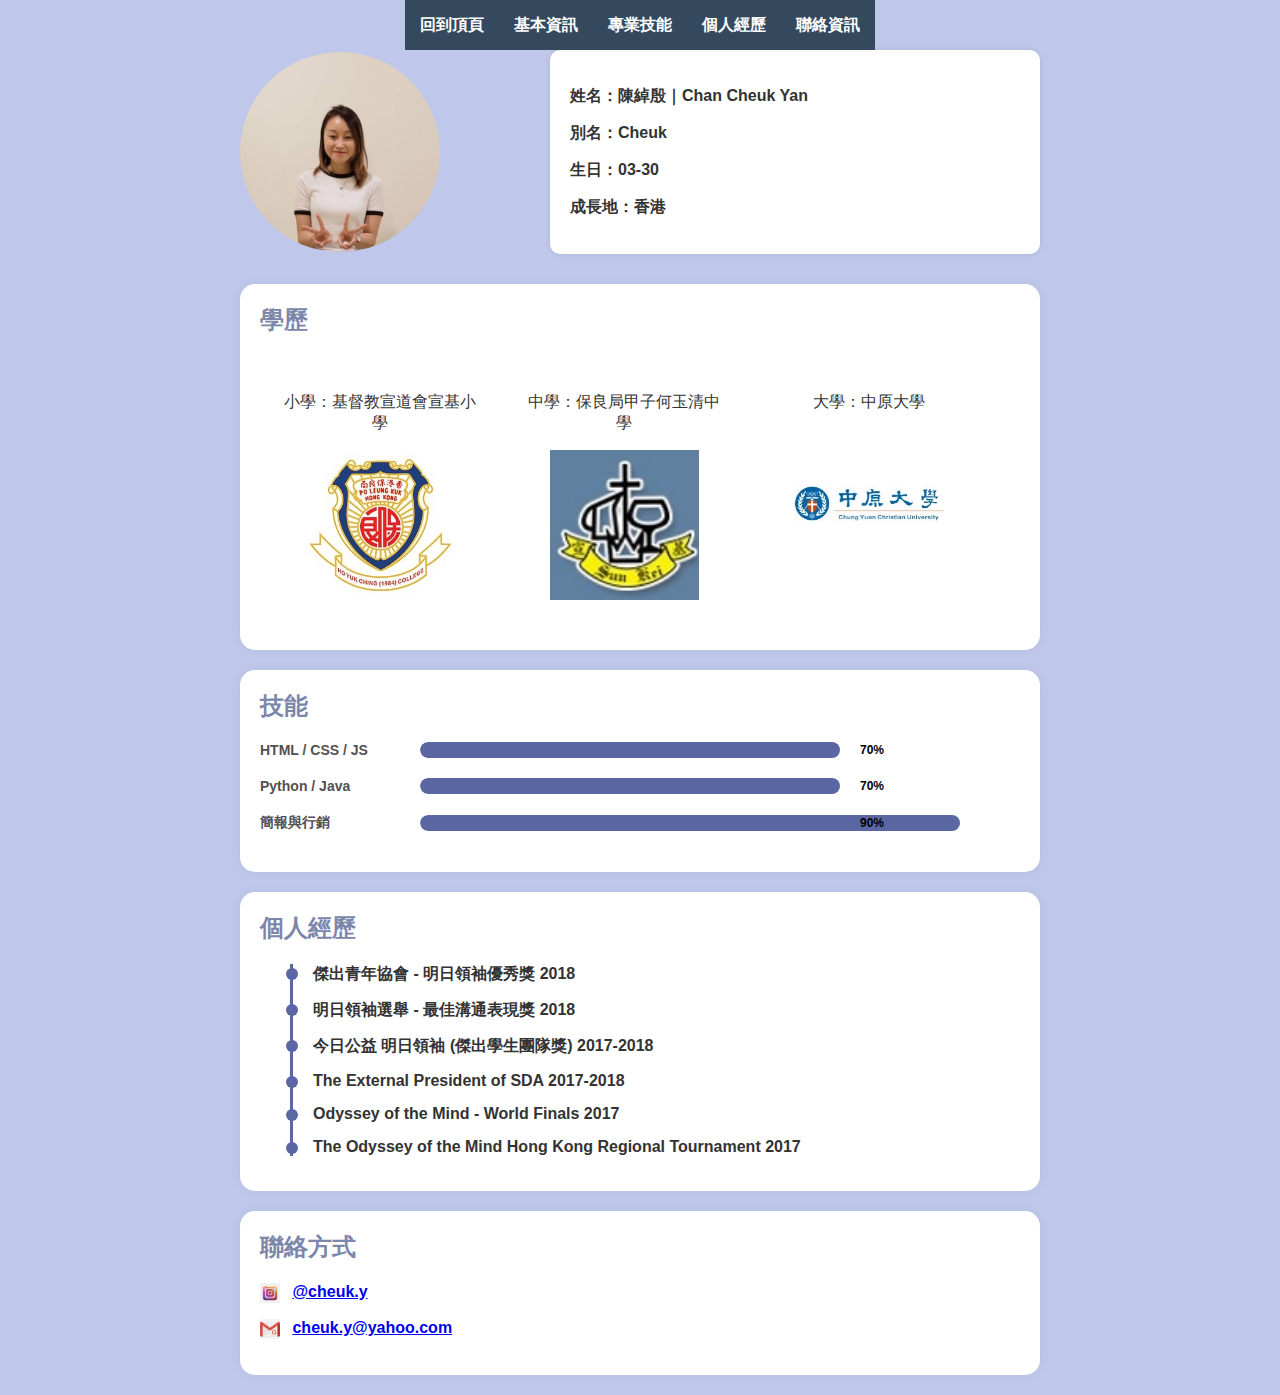
<file: index.html>
<!DOCTYPE html>
<html lang="zh-Hant">
<head>
  <meta charset="UTF-8">
  <title>Cheuk的自我介紹</title>
  <link rel="stylesheet" href="11144171-midterm.css">
</head>
<body>

  </div>
  <nav class="navbar">
    <a href="#home">回到頂頁</a>
    <a href="#basic">基本資訊</a>
    <a href="#skills">專業技能</a>
    <a href="#experience">個人經歷</a>
    <a href="#contact">聯絡資訊</a>
  </nav>
  
<div class="container">
  <div class="top-section" id="home">
    <div class="photo" style="background-image: url('images/me.jpeg');"></div>
    <div class="intro">
      <p>姓名：陳綽殷｜Chan Cheuk Yan</p>
      <p>別名：Cheuk</p>
      <p>生日：03-30</p>
      <p>成長地：香港</p>
    </div>
  </div>
  

  <div class="block edu-section" id="basic">
    <h2>學歷</h2>
    <div class="edu-item">
      <p class="dark-text">小學：基督教宣道會宣基小學</p>
      <img src="images/小學.jpeg" class="edu-logo" alt="小學校徽">
    </div>
    <div class="edu-item">
      <p class="dark-text">中學：保良局甲子何玉清中學</p>
      <img src="images/中學.jpeg" class="edu-logo" alt="中學校徽">
    </div>
    <div class="edu-item">
      <p class="dark-text">大學：中原大學</p>
      <img src="images/大學.jpeg" class="edu-logo" alt="大學校徽">
    </div>
  </div>
  

    <div class="block" id="skills">
      <h2>技能</h2>
      <div class="skill-bar">
        <span>HTML / CSS / JS</span>
        <div class="bar">
          <div class="bar-fill" data-fill="70%"></div>
          <span class="percent">70%</span>
        </div>
      </div>
      <div class="skill-bar">
        <span>Python / Java</span>
        <div class="bar">
          <div class="bar-fill" data-fill="70%"></div>
          <span class="percent">70%</span>
        </div>
      </div>
      <div class="skill-bar">
        <span>簡報與行銷</span>
        <div class="bar">
          <div class="bar-fill" data-fill="90%"></div>
          <span class="percent">90%</span>
        </div>
      </div>
    </div>

    <div class="block" id="experience">
      <h2>個人經歷</h2>
      <div class="timeline">
        <div class="timeline-item"><div class="dot"></div><div class="text">傑出青年協會 - 明日領袖優秀獎 2018</div></div>
        <div class="timeline-item"><div class="dot"></div><div class="text">明日領袖選舉 - 最佳溝通表現獎 2018</div></div>
        <div class="timeline-item"><div class="dot"></div><div class="text">今日公益 明日領袖 (傑出學生團隊獎) 2017-2018</div></div>
        <div class="timeline-item"><div class="dot"></div><div class="text">The External President of SDA 2017-2018</div></div>
        <div class="timeline-item"><div class="dot"></div><div class="text">Odyssey of the Mind - World Finals 2017</div></div>
        <div class="timeline-item"><div class="dot"></div><div class="text">The Odyssey of the Mind Hong Kong Regional Tournament 2017</div></div>
      </div>
    </div>

    <div class="block" id="contact">
      <h2>聯絡方式</h2>
      <p><img src="images/ig.png" class="icon"> <a href="https://www.instagram.com/cheuk.y" target="_blank">@cheuk.y</a></p>
      <p><img src="images/email.jpg" class="icon"> <a href="mailto:cheuk.y@yahoo.com">cheuk.y@yahoo.com</a></p>
    </div>


  </div>

  <script src="11144171-midterm.js"></script>
</body>
</html>
</file>
<file: 11144171-midterm.css>
body {
    font-family: "微軟正黑體", sans-serif;
    background-color: #BFC8EA;
    margin: 0;
    padding: 0;
    display: flex;
    flex-direction: column;
    align-items: center;
  
    font-weight: 600;
    color: #333333;
  }
  
  .container {
    width: 90%; /* 或 800px、1000px 都可以 */
    max-width: 800px;
    margin: 0 auto;
  }
  
  .top-section {
    display: flex;
    justify-content: space-between; /* 讓圖片和介紹左右對齊 */
    align-items: center;
    margin-bottom: 30px;
  }

  .photo {
    width: 200px;
    height: 200px;
    border-radius: 50%;
    background-color: #BFC8EA; 
    background-size: cover;
    background-position: top center;
    background-repeat: no-repeat;
  }
  
  .edu-item {
    display: inline-block;
    width: 200px;
    margin: 20px;
    vertical-align: top;
    text-align: center;
  }
  
  .edu-logo {
    width: 150px;
    height: 150px;
    object-fit: contain;
    display: block;
    margin: 10px auto;
  }
  
  .intro {
    width: 450px;
    background-color: #ffffff;
    padding: 20px;
    border-radius: 10px;
    box-shadow: 0 0 5px rgba(91, 103, 162, 0.2);
  }
  
  .block {
    width: 100%;       /* ✅ 和 container 一樣寬 */
    box-sizing: border-box;
    background-color: #fff;
    padding: 20px;
    margin-bottom: 20px;
    border-radius: 15px;
    box-shadow: 0 0 8px rgba(91, 103, 162, 0.1);
  }
  
  h2 {
    color: #7B86AA;
    margin-top: 0;
    font-weight: 700;
  }
  
  .skill-bar {
    margin-bottom: 20px;
    display: flex;
    align-items: center;
  }
  
  .skill-bar span {
    width: 150px;
    font-size: 14px;
    color: #545051;
  }
  
  .bar {
    position: relative;
    background-color:  #ffffff;
    height: 16px;
    border-radius: 10px;
    overflow: hidden;
    flex: 1;
    margin-left: 10px;
  }
  
  .bar-fill {
    background-color: #5B67A2;
    height: 100%;
    width: 0%;
    transition: width 2s ease;
    border-radius: 10px;
  }
  
  .bar .percent {
    position: absolute;
    right: 10px;
    top: 50%;
    transform: translateY(-50%);
    color: #000000;
    font-size: 12px;
    font-weight: bold;
    z-index: 1;
  }

  .social-icons {
    display: flex;
    gap: 20px;
    margin-top: 10px;
    align-items: center;
  }
  
  .social-icons img {
    width: 40px;
    height: 40px;
    transition: transform 0.3s ease;
  }
  
  .social-icons img:hover {
    transform: scale(1.2);
  }
  
  /* ✅ 單個小圖示（放在文字旁邊用） */
  .icon {
    width: 20px;
    height: 20px;
    vertical-align: middle;
    margin-right: 8px;
  }
  
  
  .timeline {
    position: relative;
    margin-left: 30px; 
    padding-left: 20px;
    border-left: 3px solid #5B67A2;
  }
  
  .timeline-item {
    position: relative;
    margin-bottom: 15px;
  }
  
  .timeline-item .dot {
    position: absolute;
    left: -27px; 
    top: 4px;
    width: 12px;
    height: 12px;
    background-color: #5B67A2;
    border-radius: 50%;
  }
  
  .dark-text {
    color: #333333; 
    font-weight: 500; 
  }

  #basic, #skills, #experience, #contact {
    scroll-margin-top: 80px;
  }
  
  .navbar {
    position: sticky;
    top: 0;
    background-color: #34495e;
    height: 50px;
    display: flex;
    justify-content: center;
    align-items: center;
    z-index: 1000;
  }
  
  .navbar a {
    color: white;
    text-decoration: none;
    margin: 0 15px;
    font-weight: bold;
  }
  
  .navbar a:hover {
    color: #F8F9FC;
    text-decoration: underline;
  }
</file>
